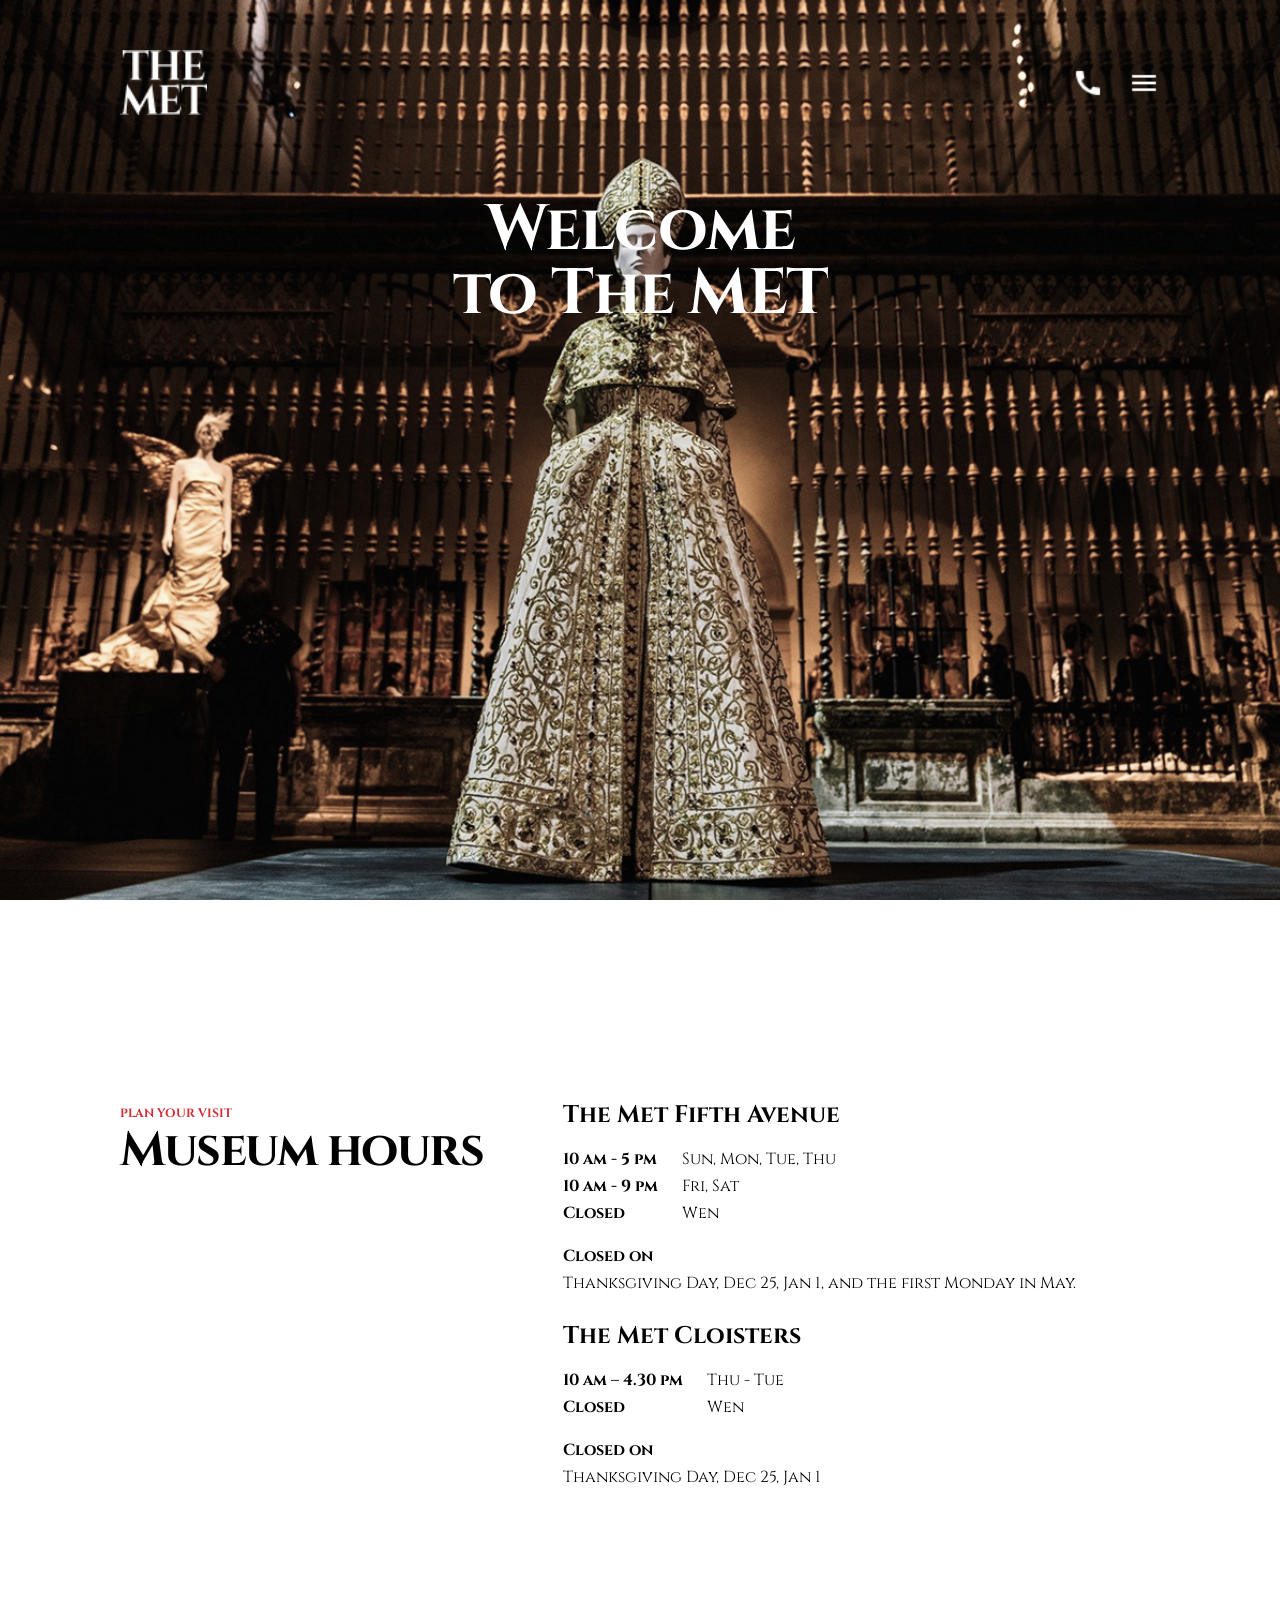
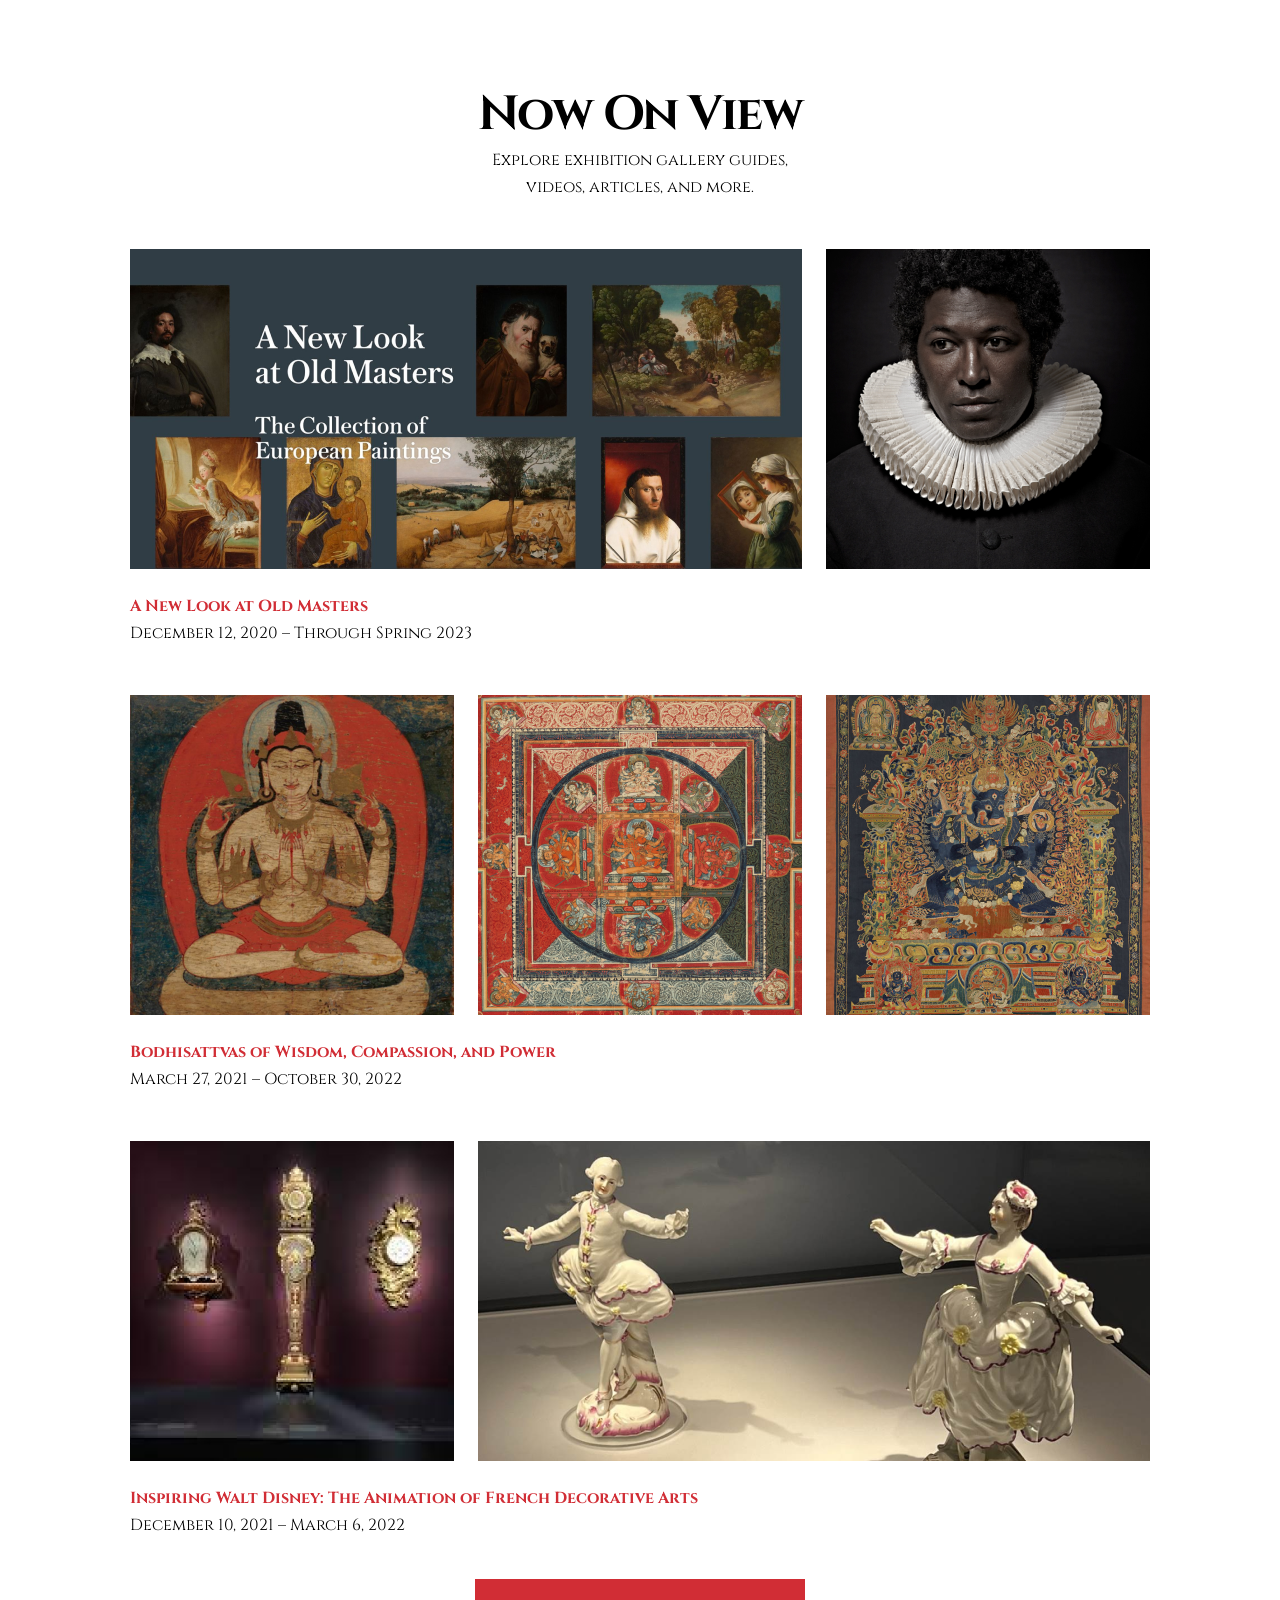
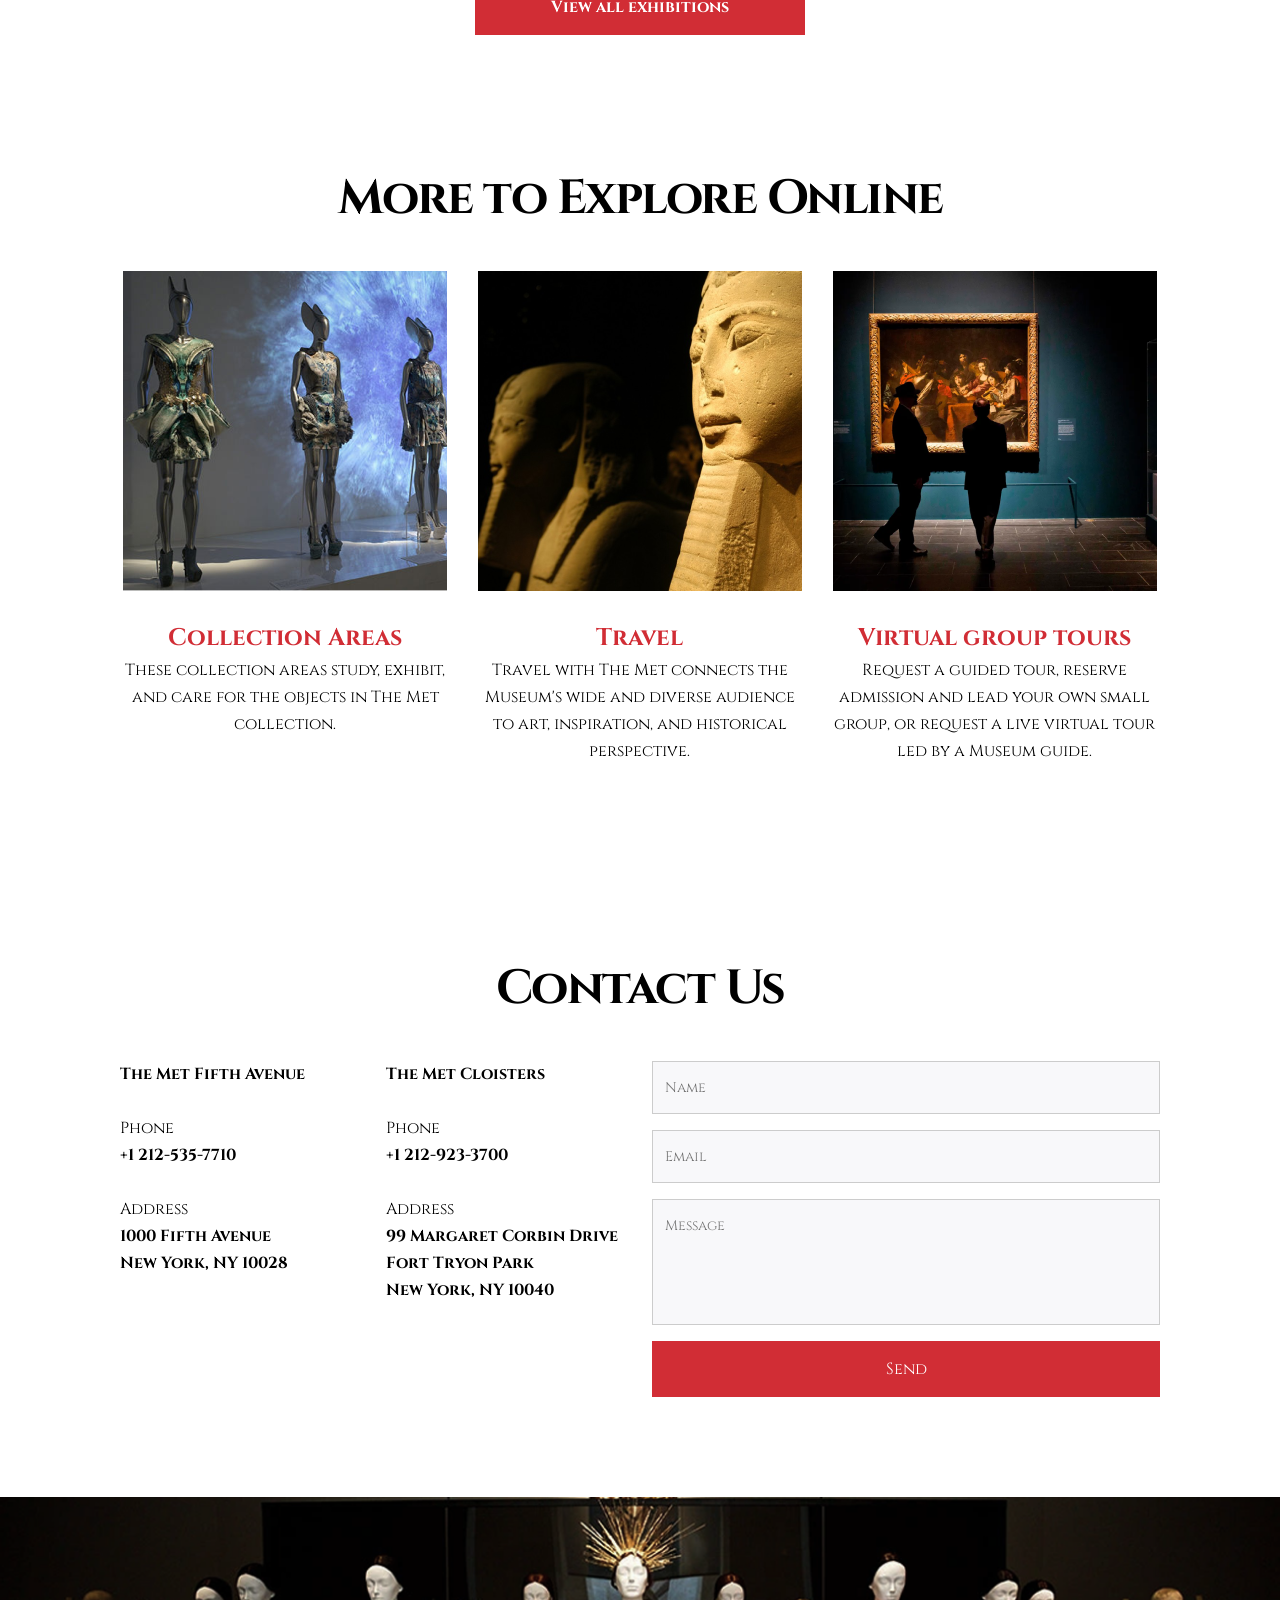
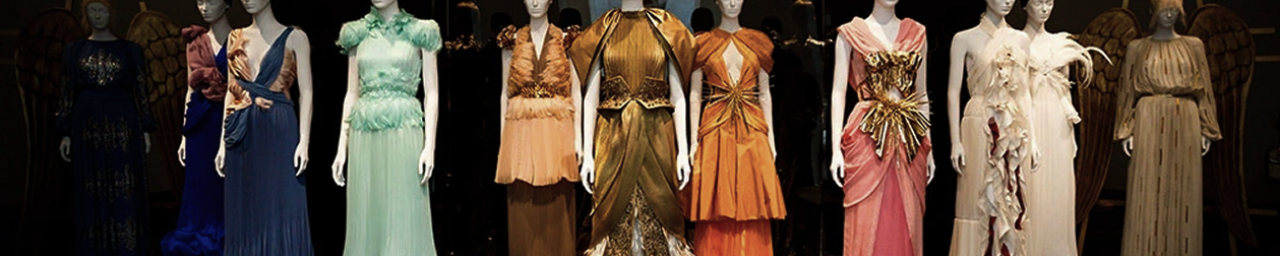
<file: index.html>
<!doctype html><html lang="en" class="page"><head><link rel="icon" href="favicon%20.0247a992.ico"><meta charset="utf-8"><link href="https://fonts.googleapis.com/css2?family=Cinzel:wght@400;700;900&display=swap" rel="stylesheet"><meta name="viewport" content="width=device-width, initial-scale=1.0"><title>THE MET</title><link rel="stylesheet" href="index.02c01844.css"><script src="index.cabb280d.js" defer></script></head><body class="page__body"> <header class="header"> <div class="header__top"> <a href="#" class="header__logo"> <img src="THE%20MET.981f90a4.png" alt="The MET Logo"> </a> <div class="header__icons"> <div class="icon__phone"> <a href="tel:+12125357710" class="icon icon__phone-link" aria-label="Call The Met Fifth Avenue"></a> <div class="icon__phone--tooltip"> <div>The Met Fifth Avenue</div> <div><a href="tel:+12125357710">+1 212-535-7710</a></div> <div>The Met Cloisters</div> <div><a href="tel:+12129233700">+1 212-923-3700</a></div> </div> </div> <a href="#menu" class="icon icon__menu"></a> </div> </div> <h1 class="header__title"> Welcome <br> to The MET </h1> </header> <aside class="page__menu" id="menu"> <div class="menu"> <div class="menu__top"> <a href="#"> <img src="THE%20MET.981f90a4.png" alt="The MET Logo"> </a> <div class="header__icons"> <a href="#" class="icon icon__close"></a> </div> </div> <nav class="nav"> <ul class="nav__list nav__list--menu"> <li class="nav__item"> <a href="#" class="nav__link"> Home </a> </li> <li class="nav__item"> <a href="#about-us" class="nav__link"> About us </a> </li> <li class="nav__item"> <a href="#now-on-view" class="nav__link"> Now on view </a> </li> <li class="nav__item"> <a href="#explore-online" class="nav__link"> Explore Online </a> </li> <li class="nav__item"> <a href="#contacts" class="nav__link"> Contacts </a> </li> </ul> <ul class="nav__contacts-list"> <li class="nav__item"> <a href="#menu__fifth-avenue-address" class="nav__link"> The Met Fifth Avenue </a> <a href="tel:+12125357710" class="nav__link"> +1 212-535-7710 </a> </li> <li class="nav__item"> <a href="#menu__cloisters-address" class="nav__link"> The Met Cloisters </a> <a href="tel:+12129233700" class="nav__link"> +1 212-923-3700 </a> </li> <li class="nav__item"> <a href="tel:+12129233700" class="nav__link nav__link--call-to-order"> Call to order </a> </li> </ul> </nav> </div> </aside> <main class="main"> <section class="about-us section" id="about-us"> <div class="section-title--left-aligned"> <div class="section-title-before">Plan your visit</div> <h2 class="section-title section-title--museum-hours"> Museum hours </h2> </div> <div class="about-us__address"> <div class="about-us__address-street section--sub-title-font"> The Met Fifth Avenue </div> <div class="about-us__week-timetable"> <div class="about-us section--regular-font-bold"> <div>10 am - 5 pm</div> <div>10 am - 9 pm</div> <div>Closed</div> </div> <div class="about-us__weekdays"> <div>Sun, Mon, Tue, Thu</div> <div>Fri, Sat</div> <div>Wen</div> </div> </div> <div class="about-us__closed"> <div class="about-us__closed-text section--regular-font-bold"> Closed on </div> <div class="about-us__closed-date"> Thanksgiving Day, Dec 25, Jan 1, and the first Monday in May. </div> </div> <div class="about-us__address-street about-us__address-street--second section--sub-title-font"> The Met Cloisters </div> <div class="about-us__week-timetable"> <div class="about-us section--regular-font-bold"> <div>10 am – 4.30 pm</div> <div>Closed</div> </div> <div class="about-us__weekdays"> <div>Thu - Tue</div> <div>Wen</div> </div> </div> <div class="about-us__closed"> <div class="about-us__closed-text section--regular-font-bold"> Closed on </div> <div class="about-us__closed-date"> Thanksgiving Day, Dec 25, Jan 1 </div> </div> </div> </section> <section class="now-on-view section" id="now-on-view"> <h2 class="section-title">Now On View</h2> <div class="section--regular-font section-description"> Explore exhibition gallery guides, videos, articles, and more. </div> <div class="exhibition-description"> <div class="exhibition-pics"> <div class="exhibition-pics__new-look-main"></div> <div class="exhibition-pics__new-look-man"></div> </div> <div class="exhibition-title section--regular-font-bold"> A New Look at Old Masters </div> <div class="exhibition-dates"> December 12, 2020 – Through Spring 2023 </div> </div> <div class="exhibition-description"> <div class="exhibition-pics exhibition-pics--budda"> <div class="exhibition-pics__budda-1"></div> <div class="exhibition-pics__budda-2"></div> <div class="exhibition-pics__budda-3"></div> </div> <div class="exhibition-title section--regular-font-bold"> Bodhisattvas of Wisdom, Compassion, and Power </div> <div class="exhibition-dates">March 27, 2021 – October 30, 2022</div> </div> <div class="exhibition-description"> <div class="exhibition-pics"> <div class="exhibition-pics__walt-disney-1"></div> <div class="exhibition-pics__walt-disney-2"></div> </div> <div class="exhibition-title section--regular-font-bold"> Inspiring Walt Disney: The Animation of French Decorative Arts </div> <div class="exhibition-dates">December 10, 2021 – March 6, 2022</div> </div> <button class="section__button section--regular-font-bold"> View all exhibitions </button> </section> <section class="explore-online section" id="explore-online"> <h2 class="explore-more-title section-title">More to Explore Online</h2> <div class="section-explore-more"> <div class="explore-more-collection"> <div class="exhibition-pics explore-more__collection-pic"></div> <div class="explore-more__title section--sub-title-font"> Collection Areas </div> <div class="explore-more__collection-describtion"> These collection areas study, exhibit, and care for the objects in The Met collection. </div> </div> <div class="explore-more-travel"> <div class="exhibition-pics explore-more__travel-pic"></div> <div class="explore-more__title section--sub-title-font"> Travel </div> <div class="explore-more__travel-describtion"> Travel with The Met connects the Museum's wide and diverse audience to art, inspiration, and historical perspective. </div> </div> <div class="explore-more-tour"> <div class="exhibition-pics explore-more__tour-pic"></div> <div class="explore-more__title section--sub-title-font"> Virtual group tours </div> <div class="explore-more__tour-describtion"> Request a guided tour, reserve admission and lead your own small group, or request a live virtual tour led by a Museum guide. </div> </div> </div> </section> <section class="contacts section" id="contacts"> <h2 class="section-title">Contact Us</h2> <div class="contacts__grid">  <div class="contacts__address-block-1 section--regular-font-bold"> <div>The Met Fifth Avenue</div> <br> <div class="section--regular-font"> <span>Phone</span> <br> <a href="tel:+12125357710" class="hover-color"> <strong>+1 212-535-7710</strong> </a> </div> <br> <div class="section--regular-font"> <a href="https://www.google.com/maps/place/1000+5th+Ave,+New+York,+NY+10028,+USA/@40.7790653,-73.9653156,17z/data=!3m1!4b1!4m6!3m5!1s0x89c25896dcda965d:0x5bbcfab18ea2c739!8m2!3d40.7790613!4d-73.9627407!16s%2Fg%2F1yl46zflv?entry=ttu&g_ep=EgoyMDI1MDYyOS4wIKXMDSoASAFQAw%3D%3D" class="hover-color" target="_blank"> <span>Address</span> <br> <strong>1000 Fifth Avenue</strong> <br> <strong>New York, NY 10028</strong> </a> </div> </div>  <div class="contacts__address-block-2 section--regular-font-bold"> <div>The Met Cloisters</div> <br> <div class="section--regular-font"> <span>Phone</span> <br> <a href="tel:+12129233700" class="hover-color"> <strong>+1 212-923-3700</strong> </a> </div> <br> <div class="section--regular-font"> <a href="https://www.google.com/maps/place/The+Met+Cloisters/@40.8648668,-73.9343023,17z/data=!3m1!4b1!4m6!3m5!1s0x89c2f40170f2a62b:0x9191e7fa95df29ad!8m2!3d40.8648628!4d-73.9317274!16zL20vMDFyczdi?entry=ttu&g_ep=EgoyMDI1MDYyOS4wIKXMDSoASAFQAw%3D%3D" class="hover-color" target="_blank"> <span>Address</span> <br> <strong>99 Margaret Corbin Drive</strong> <br> <strong>Fort Tryon Park</strong> <br> <strong>New York, NY 10040</strong> </a> </div> </div>  </div> <form class="contacts__form" onsubmit="this.reset(); return false;"> <input class="section--regular-font" type="text" name="name" placeholder="Name" required> <input class="section--regular-font" type="email" name="email" placeholder="Email" required> <textarea class="section--regular-font" name="message" placeholder="Message" required></textarea> <button type="submit" class="section__button"> Send </button> </form> </section> </main> <footer class="footer"></footer> </body></html>
</file>
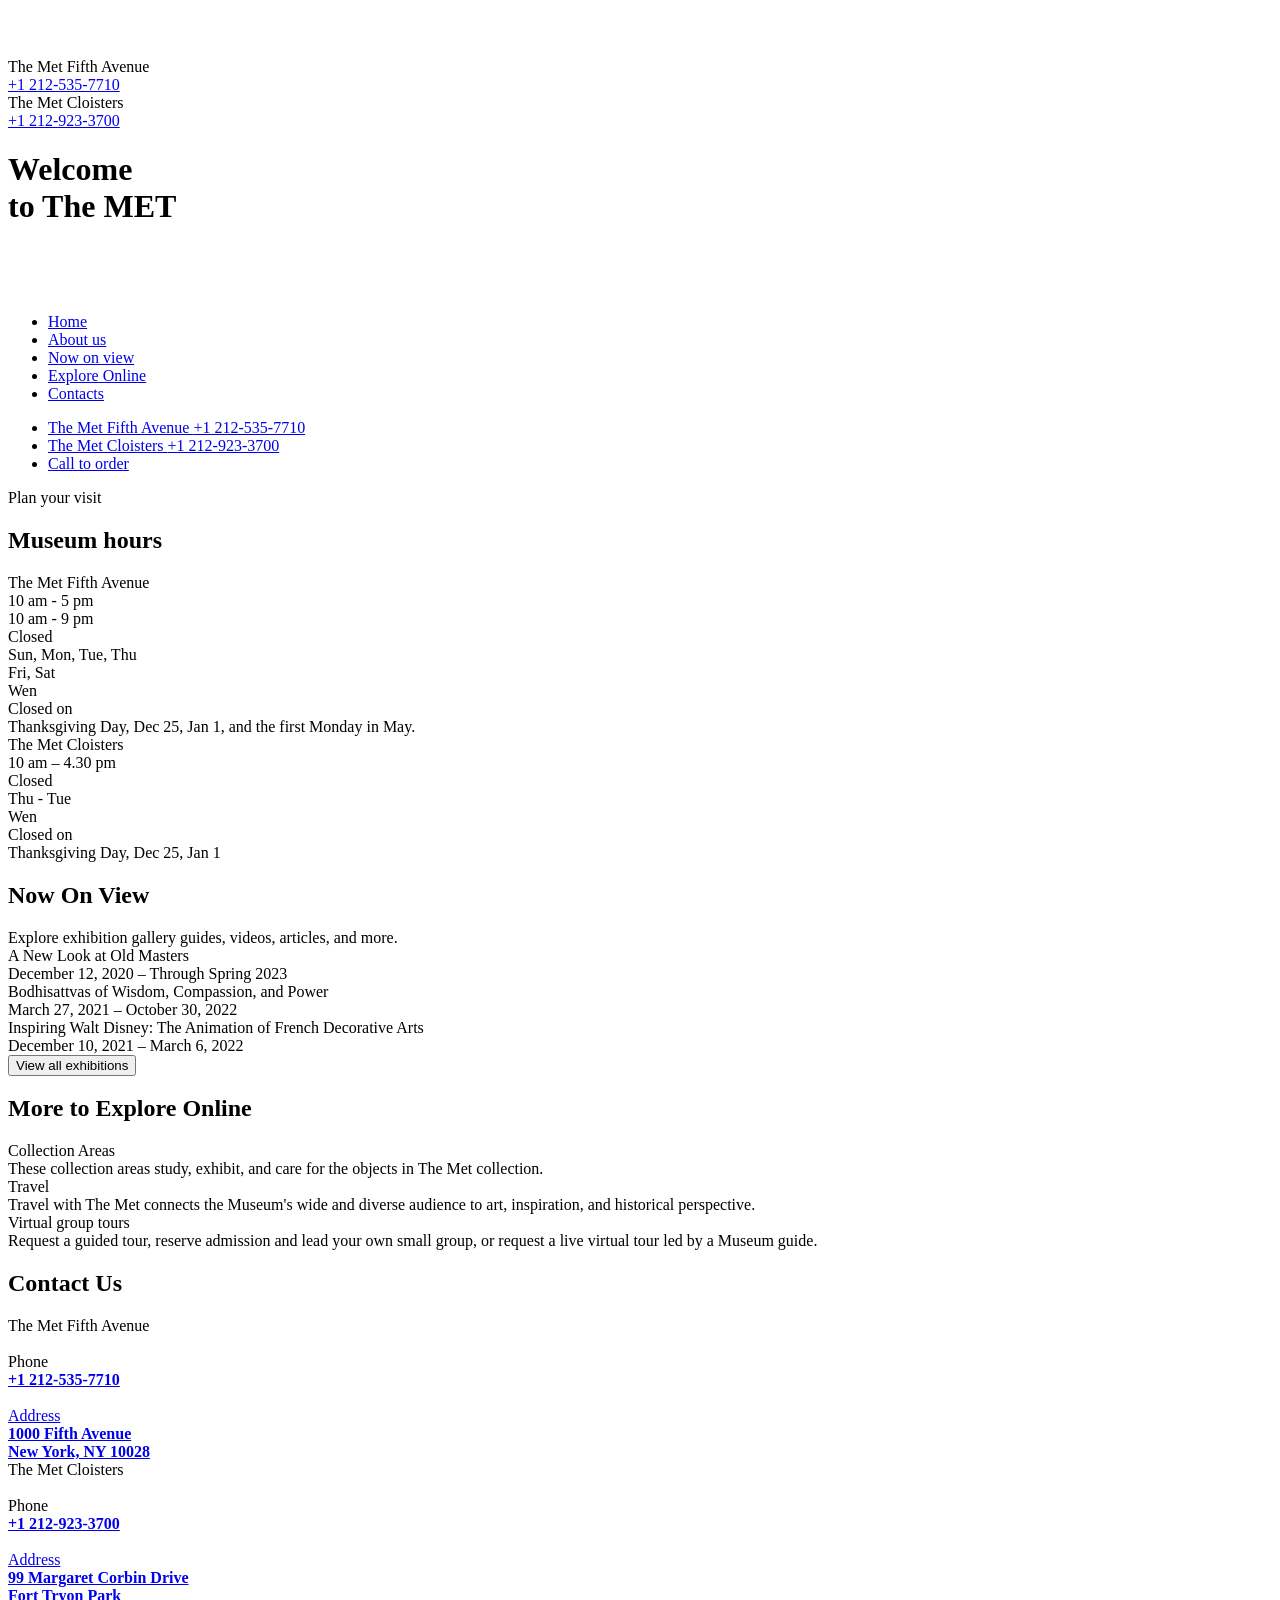
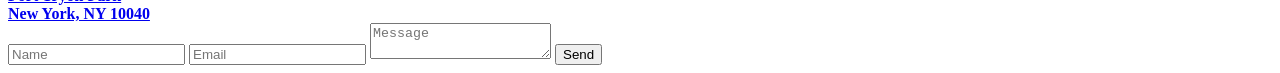
<file: src/index.html>
<!--#region head-->
<!doctype html>
<html
  lang="en"
  class="page"
>
  <head>
    <link
      rel="icon"
      href="./images/favicon .ico"
    />
    <meta charset="UTF-8" />
    <link
      href="https://fonts.googleapis.com/css2?family=Cinzel:wght@400;700;900&display=swap"
      rel="stylesheet"
    />
    <meta
      name="viewport"
      content="width=device-width, initial-scale=1.0"
    />
    <title>THE MET</title>
    <link
      rel="stylesheet"
      href="./styles/main.scss"
    />
    <script
      src="scripts/main.js"
      defer
    ></script>
  </head>
  <!--#endregion head-->
  <body class="page__body">
    <header class="header">
      <div class="header__top">
        <a
          href="#"
          class="header__logo"
        >
          <img
            src="images/THE MET.png"
            alt="The MET Logo"
          />
        </a>

        <div class="header__icons">
          <div class="icon__phone">
            <a
              href="tel:+12125357710"
              class="icon icon__phone-link"
              aria-label="Call The Met Fifth Avenue"
            ></a>
            <div class="icon__phone--tooltip">
              <div>The Met Fifth Avenue</div>
              <div><a href="tel:+12125357710">+1 212-535-7710</a></div>
              <div>The Met Cloisters</div>
              <div><a href="tel:+12129233700">+1 212-923-3700</a></div>
            </div>
          </div>

          <a
            href="#menu"
            class="icon icon__menu"
          ></a>
        </div>
      </div>
      <h1 class="header__title">
        Welcome
        <br />
        to The MET
      </h1>
    </header>
    <aside
      class="page__menu"
      id="menu"
    >
      <div class="menu">
        <div class="menu__top">
          <a href="#">
            <img
              src="images/THE MET.png"
              alt="The MET Logo"
            />
          </a>
          <div class="header__icons">
            <a
              href="#"
              class="icon icon__close"
            ></a>
          </div>
        </div>
        <nav class="nav">
          <ul class="nav__list nav__list--menu">
            <li class="nav__item">
              <a
                href="#"
                class="nav__link"
              >
                Home
              </a>
            </li>
            <li class="nav__item">
              <a
                href="#about-us"
                class="nav__link"
              >
                About us
              </a>
            </li>
            <li class="nav__item">
              <a
                href="#now-on-view"
                class="nav__link"
              >
                Now on view
              </a>
            </li>
            <li class="nav__item">
              <a
                href="#explore-online"
                class="nav__link"
              >
                Explore Online
              </a>
            </li>
            <li class="nav__item">
              <a
                href="#contacts"
                class="nav__link"
              >
                Contacts
              </a>
            </li>
          </ul>
          <ul class="nav__contacts-list">
            <li class="nav__item">
              <a
                href="#menu__fifth-avenue-address"
                class="nav__link"
              >
                The Met Fifth Avenue
              </a>

              <a
                href="tel:+12125357710"
                class="nav__link"
              >
                +1 212-535-7710
              </a>
            </li>
            <li class="nav__item">
              <a
                href="#menu__cloisters-address"
                class="nav__link"
              >
                The Met Cloisters
              </a>
              <a
                href="tel:+12129233700"
                class="nav__link"
              >
                +1 212-923-3700
              </a>
            </li>
            <li class="nav__item">
              <a
                href="tel:+12129233700"
                class="nav__link nav__link--call-to-order"
              >
                Call to order
              </a>
            </li>
          </ul>
        </nav>
      </div>
    </aside>
    <main class="main">
      <section
        class="section about-us"
        id="about-us"
      >
        <div class="section-title--left-aligned">
          <div class="section-title-before">Plan your visit</div>
          <h2 class="section-title section-title--museum-hours">
            Museum hours
          </h2>
        </div>
        <div class="about-us__address">
          <div class="about-us__address-street section--sub-title-font">
            The Met Fifth Avenue
          </div>
          <div class="about-us__week-timetable">
            <div class="about-us section--regular-font-bold">
              <div>10 am - 5 pm</div>
              <div>10 am - 9 pm</div>
              <div>Closed</div>
            </div>
            <div class="about-us__weekdays">
              <div>Sun, Mon, Tue, Thu</div>
              <div>Fri, Sat</div>
              <div>Wen</div>
            </div>
          </div>
          <div class="about-us__closed">
            <div class="about-us__closed-text section--regular-font-bold">
              Closed on
            </div>
            <div class="about-us__closed-date">
              Thanksgiving Day, Dec 25, Jan 1, and the first Monday in May.
            </div>
          </div>
          <div
            class="about-us__address-street section--sub-title-font about-us__address-street--second"
          >
            The Met Cloisters
          </div>
          <div class="about-us__week-timetable">
            <div class="about-us section--regular-font-bold">
              <div>10 am – 4.30 pm</div>
              <div>Closed</div>
            </div>
            <div class="about-us__weekdays">
              <div>Thu - Tue</div>
              <div>Wen</div>
            </div>
          </div>
          <div class="about-us__closed">
            <div class="about-us__closed-text section--regular-font-bold">
              Closed on
            </div>
            <div class="about-us__closed-date">
              Thanksgiving Day, Dec 25, Jan 1
            </div>
          </div>
        </div>
      </section>

      <section
        class="section now-on-view"
        id="now-on-view"
      >
        <h2 class="section-title">Now On View</h2>
        <div class="section-description section--regular-font">
          Explore exhibition gallery guides, videos, articles, and more.
        </div>
        <div class="exhibition-description">
          <div class="exhibition-pics">
            <div class="exhibition-pics__new-look-main"></div>
            <div class="exhibition-pics__new-look-man"></div>
          </div>
          <div class="exhibition-title section--regular-font-bold">
            A New Look at Old Masters
          </div>
          <div class="exhibition-dates">
            December 12, 2020 – Through Spring 2023
          </div>
        </div>
        <div class="exhibition-description">
          <div class="exhibition-pics exhibition-pics--budda">
            <div class="exhibition-pics__budda-1"></div>
            <div class="exhibition-pics__budda-2"></div>
            <div class="exhibition-pics__budda-3"></div>
          </div>
          <div class="exhibition-title section--regular-font-bold">
            Bodhisattvas of Wisdom, Compassion, and Power
          </div>
          <div class="exhibition-dates">March 27, 2021 – October 30, 2022</div>
        </div>
        <div class="exhibition-description">
          <div class="exhibition-pics">
            <div class="exhibition-pics__walt-disney-1"></div>
            <div class="exhibition-pics__walt-disney-2"></div>
          </div>
          <div class="exhibition-title section--regular-font-bold">
            Inspiring Walt Disney: The Animation of French Decorative Arts
          </div>
          <div class="exhibition-dates">December 10, 2021 – March 6, 2022</div>
        </div>
        <button class="section__button section--regular-font-bold">
          View all exhibitions
        </button>
      </section>

      <section
        class="section explore-online"
        id="explore-online"
      >
        <h2 class="section-title explore-more-title">More to Explore Online</h2>
        <div class="section-explore-more">
          <div class="explore-more-collection">
            <div class="explore-more__collection-pic exhibition-pics"></div>
            <div class="explore-more__title section--sub-title-font">
              Collection Areas
            </div>
            <div class="explore-more__collection-describtion">
              These collection areas study, exhibit, and care for the objects in
              The Met collection.
            </div>
          </div>
          <div class="explore-more-travel">
            <div class="explore-more__travel-pic exhibition-pics"></div>
            <div class="explore-more__title section--sub-title-font">
              Travel
            </div>
            <div class="explore-more__travel-describtion">
              Travel with The Met connects the Museum's wide and diverse
              audience to art, inspiration, and historical perspective.
            </div>
          </div>
          <div class="explore-more-tour">
            <div class="explore-more__tour-pic exhibition-pics"></div>
            <div class="explore-more__title section--sub-title-font">
              Virtual group tours
            </div>
            <div class="explore-more__tour-describtion">
              Request a guided tour, reserve admission and lead your own small
              group, or request a live virtual tour led by a Museum guide.
            </div>
          </div>
        </div>
      </section>
      <section
        class="contacts section"
        id="contacts"
      >
        <h2 class="section-title">Contact Us</h2>

        <div class="contacts__grid">
          <!-- The Met Fifth Avenue -->
          <div class="contacts__address-block-1 section--regular-font-bold">
            <div>The Met Fifth Avenue</div>
            <br />

            <div class="section--regular-font">
              <span>Phone</span>
              <br />
              <a
                href="tel:+12125357710"
                class="hover-color"
              >
                <strong>+1 212-535-7710</strong>
              </a>
            </div>
            <br />
            <div class="section--regular-font">
              <a
                href="https://www.google.com/maps/place/1000+5th+Ave,+New+York,+NY+10028,+USA/@40.7790653,-73.9653156,17z/data=!3m1!4b1!4m6!3m5!1s0x89c25896dcda965d:0x5bbcfab18ea2c739!8m2!3d40.7790613!4d-73.9627407!16s%2Fg%2F1yl46zflv?entry=ttu&g_ep=EgoyMDI1MDYyOS4wIKXMDSoASAFQAw%3D%3D"
                class="hover-color"
                target="_blank"
              >
                <span>Address</span>
                <br />
                <strong>1000 Fifth Avenue</strong>
                <br />
                <strong>New York, NY 10028</strong>
              </a>
            </div>
          </div>

          <!-- The Met Cloisters -->
          <div class="contacts__address-block-2 section--regular-font-bold">
            <div>The Met Cloisters</div>
            <br />

            <div class="section--regular-font">
              <span>Phone</span>
              <br />
              <a
                href="tel:+12129233700"
                class="hover-color"
              >
                <strong>+1 212-923-3700</strong>
              </a>
            </div>
            <br />

            <div class="section--regular-font">
              <a
                href="https://www.google.com/maps/place/The+Met+Cloisters/@40.8648668,-73.9343023,17z/data=!3m1!4b1!4m6!3m5!1s0x89c2f40170f2a62b:0x9191e7fa95df29ad!8m2!3d40.8648628!4d-73.9317274!16zL20vMDFyczdi?entry=ttu&g_ep=EgoyMDI1MDYyOS4wIKXMDSoASAFQAw%3D%3D"
                class="hover-color"
                target="_blank"
              >
                <span>Address</span>
                <br />
                <strong>99 Margaret Corbin Drive</strong>
                <br />
                <strong>Fort Tryon Park</strong>
                <br />
                <strong>New York, NY 10040</strong>
              </a>
            </div>
          </div>

          <!-- Contact Form -->
        </div>
        <form
          class="contacts__form"
          onsubmit="this.reset(); return false;"
        >
          <input
            class="section--regular-font"
            type="text"
            name="name"
            placeholder="Name"
            required
          />
          <input
            class="section--regular-font"
            type="email"
            name="email"
            placeholder="Email"
            required
          />
          <textarea
            class="section--regular-font"
            name="message"
            placeholder="Message"
            required
          ></textarea>
          <button
            type="submit"
            class="section__button"
          >
            Send
          </button>
        </form>
      </section>
    </main>
    <footer class="footer"></footer>
  </body>
</html>
</file>
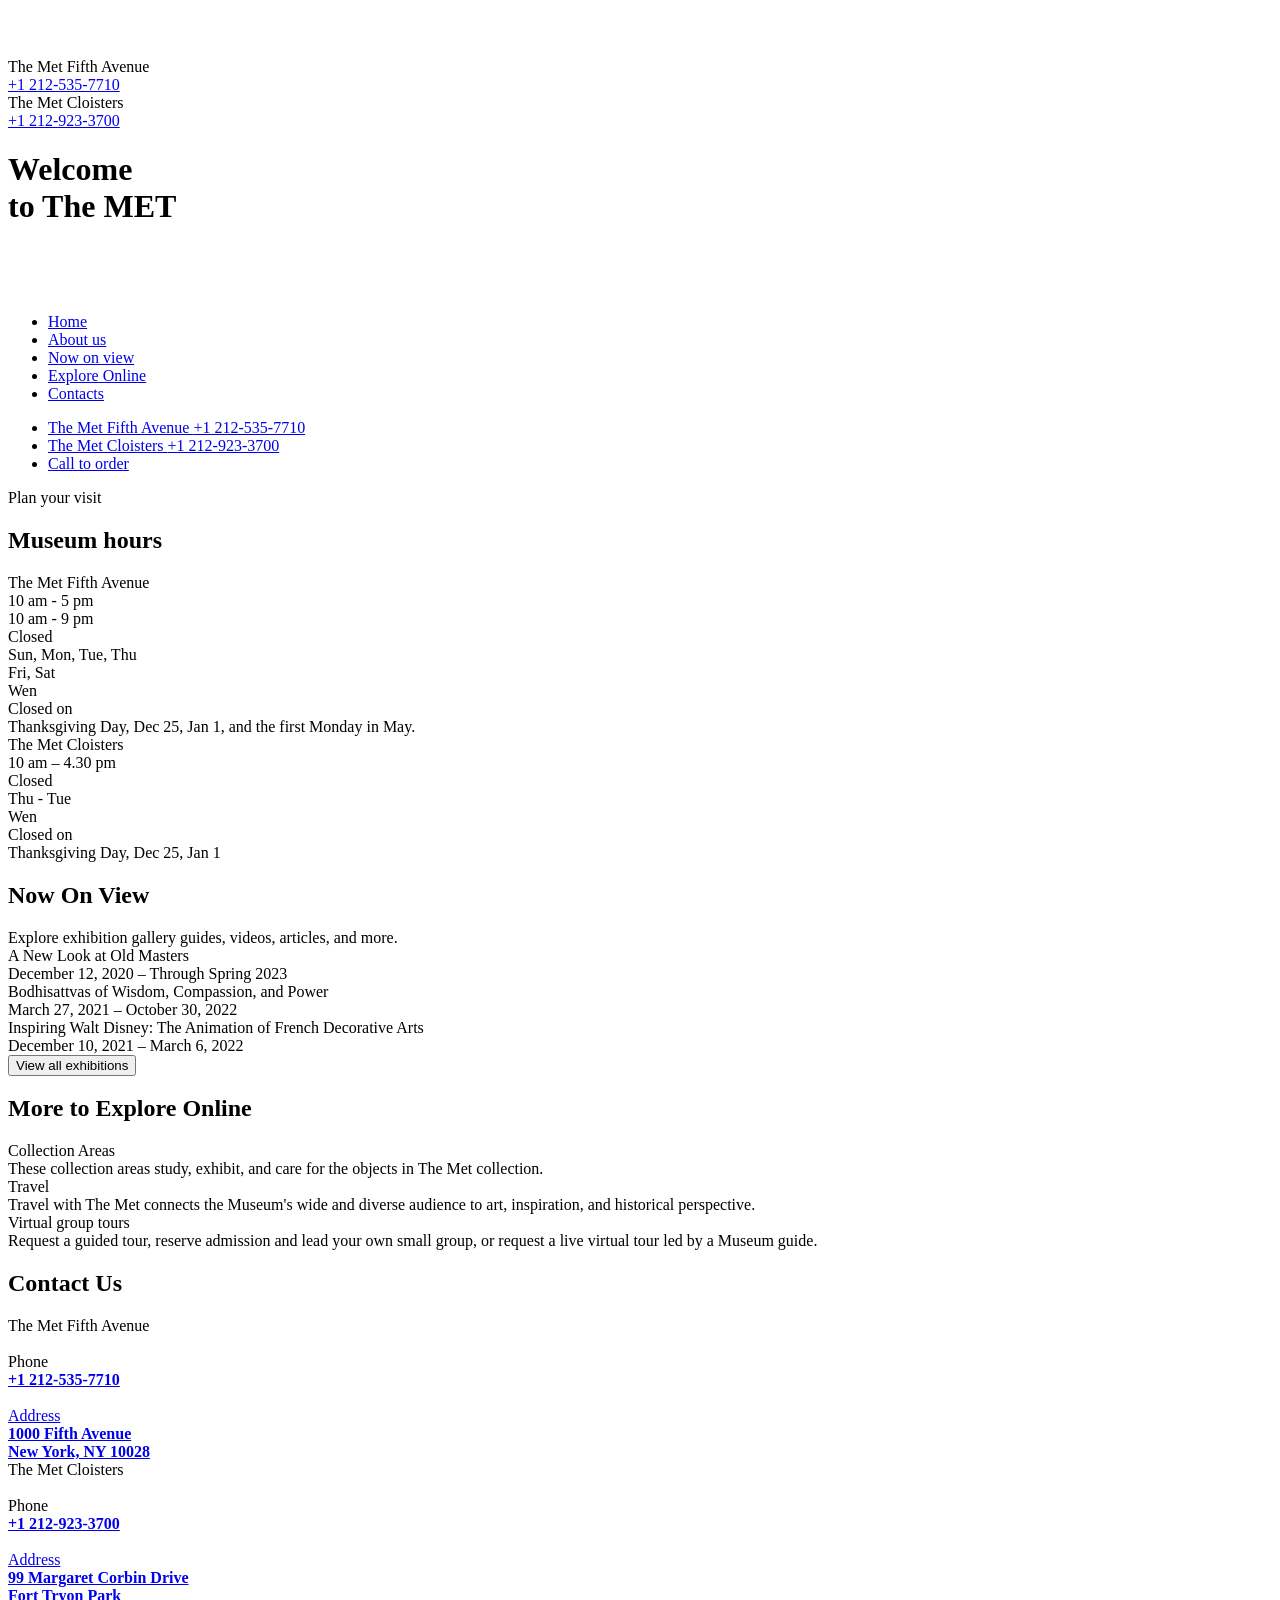
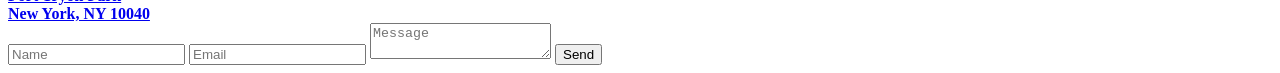
<file: src/src/index.html>
<!--#region head-->
<!doctype html>
<html
  lang="en"
  class="page"
>
  <head>
    <link
      rel="icon"
      href="./images/favicon .ico"
    />
    <meta charset="UTF-8" />
    <link
      href="https://fonts.googleapis.com/css2?family=Cinzel:wght@400;700;900&display=swap"
      rel="stylesheet"
    />
    <meta
      name="viewport"
      content="width=device-width, initial-scale=1.0"
    />
    <title>THE MET</title>
    <link
      rel="stylesheet"
      href="./styles/main.scss"
    />
    <script
      src="scripts/main.js"
      defer
    ></script>
  </head>
  <!--#endregion head-->
  <body class="page__body">
    <header class="header">
      <div class="header__top">
        <a
          href="#"
          class="header__logo"
        >
          <img
            src="images/THE MET.png"
            alt="The MET Logo"
          />
        </a>

        <div class="header__icons">
          <div class="icon icon__phone">
            <div class="icon__phone--tooltip">
              <div>The Met Fifth Avenue</div>
              <div><a href="tel:+12125357710">+1 212-535-7710</a></div>
              <div>The Met Cloisters</div>
              <div><a href="tel:+12129233700">+1 212-923-3700</a></div>
            </div>
          </div>

          <a
            href="#menu"
            class="icon icon__menu"
          ></a>
        </div>
      </div>
      <h1 class="header__title">
        Welcome
        <br />
        to The MET
      </h1>
    </header>
    <aside
      class="page__menu"
      id="menu"
    >
      <div class="menu">
        <div class="menu__top">
          <a href="#">
            <img
              src="images/THE MET.png"
              alt="The MET Logo"
            />
          </a>
          <div class="header__icons">
            <a
              href="#"
              class="icon icon__close"
            ></a>
          </div>
        </div>
        <nav class="nav">
          <ul class="nav__list nav__list--menu">
            <li class="nav__item">
              <a
                href="#"
                class="nav__link"
              >
                Home
              </a>
            </li>
            <li class="nav__item">
              <a
                href="#about-us"
                class="nav__link"
              >
                About us
              </a>
            </li>
            <li class="nav__item">
              <a
                href="#now-on-view"
                class="nav__link"
              >
                Now on view
              </a>
            </li>
            <li class="nav__item">
              <a
                href="#explore-online"
                class="nav__link"
              >
                Explore Online
              </a>
            </li>
            <li class="nav__item">
              <a
                href="#contacts"
                class="nav__link"
              >
                Contacts
              </a>
            </li>
          </ul>
          <ul class="nav__contacts-list">
            <li class="nav__item">
              <a
                href="#menu__fifth-avenue-address"
                class="nav__link"
              >
                The Met Fifth Avenue
              </a>

              <a
                href="tel:+12125357710"
                class="nav__link"
              >
                +1 212-535-7710
              </a>
            </li>
            <li class="nav__item">
              <a
                href="#menu__cloisters-address"
                class="nav__link"
              >
                The Met Cloisters
              </a>
              <a
                href="tel:+12129233700"
                class="nav__link"
              >
                +1 212-923-3700
              </a>
            </li>
            <li class="nav__item">
              <a
                href="tel:+12129233700"
                class="nav__link nav__link--call-to-order"
              >
                Call to order
              </a>
            </li>
          </ul>
        </nav>
      </div>
    </aside>
    <main class="main">
      <section
        class="section about-us"
        id="about-us"
      >
        <div class="section-title--left-aligned">
          <div class="section-title-before">Plan your visit</div>
          <h2 class="section-title section-title--museum-hours">
            Museum hours
          </h2>
        </div>
        <div class="about-us__address">
          <div class="about-us__address-street section--sub-title-font">
            The Met Fifth Avenue
          </div>
          <div class="about-us__week-timetable">
            <div class="about-us section--regular-font-bold">
              <div>10 am - 5 pm</div>
              <div>10 am - 9 pm</div>
              <div>Closed</div>
            </div>
            <div class="about-us__weekdays">
              <div>Sun, Mon, Tue, Thu</div>
              <div>Fri, Sat</div>
              <div>Wen</div>
            </div>
          </div>
          <div class="about-us__closed">
            <div class="about-us__closed-text section--regular-font-bold">
              Closed on
            </div>
            <div class="about-us__closed-date">
              Thanksgiving Day, Dec 25, Jan 1, and the first Monday in May.
            </div>
          </div>
          <div
            class="about-us__address-street section--sub-title-font about-us__address-street--second"
          >
            The Met Cloisters
          </div>
          <div class="about-us__week-timetable">
            <div class="about-us section--regular-font-bold">
              <div>10 am – 4.30 pm</div>
              <div>Closed</div>
            </div>
            <div class="about-us__weekdays">
              <div>Thu - Tue</div>
              <div>Wen</div>
            </div>
          </div>
          <div class="about-us__closed">
            <div class="about-us__closed-text section--regular-font-bold">
              Closed on
            </div>
            <div class="about-us__closed-date">
              Thanksgiving Day, Dec 25, Jan 1
            </div>
          </div>
        </div>
      </section>

      <section
        class="section now-on-view"
        id="now-on-view"
      >
        <h2 class="section-title">Now On View</h2>
        <div class="section-description section--regular-font">
          Explore exhibition gallery guides, videos, articles, and more.
        </div>
        <div class="exhibition-description">
          <div class="exhibition-pics">
            <div class="exhibition-pics__new-look-main"></div>
            <div class="exhibition-pics__new-look-man"></div>
          </div>
          <div class="exhibition-title section--regular-font-bold">
            A New Look at Old Masters
          </div>
          <div class="exhibition-dates">
            December 12, 2020 – Through Spring 2023
          </div>
        </div>
        <div class="exhibition-description">
          <div class="exhibition-pics exhibition-pics--budda">
            <div class="exhibition-pics__budda-1"></div>
            <div class="exhibition-pics__budda-2"></div>
            <div class="exhibition-pics__budda-3"></div>
          </div>
          <div class="exhibition-title section--regular-font-bold">
            Bodhisattvas of Wisdom, Compassion, and Power
          </div>
          <div class="exhibition-dates">March 27, 2021 – October 30, 2022</div>
        </div>
        <div class="exhibition-description">
          <div class="exhibition-pics">
            <div class="exhibition-pics__walt-disney-1"></div>
            <div class="exhibition-pics__walt-disney-2"></div>
          </div>
          <div class="exhibition-title section--regular-font-bold">
            Inspiring Walt Disney: The Animation of French Decorative Arts
          </div>
          <div class="exhibition-dates">December 10, 2021 – March 6, 2022</div>
        </div>
        <button class="section__button section--regular-font-bold">
          View all exhibitions
        </button>
      </section>

      <section
        class="section explore-online"
        id="explore-online"
      >
        <h2 class="section-title explore-more-title">More to Explore Online</h2>
        <div class="section-explore-more">
          <div class="explore-more-collection">
            <div class="explore-more__collection-pic exhibition-pics"></div>
            <div class="explore-more__title section--sub-title-font">
              Collection Areas
            </div>
            <div class="explore-more__collection-describtion">
              These collection areas study, exhibit, and care for the objects in
              The Met collection.
            </div>
          </div>
          <div class="explore-more-travel">
            <div class="explore-more__travel-pic exhibition-pics"></div>
            <div class="explore-more__title section--sub-title-font">
              Travel
            </div>
            <div class="explore-more__travel-describtion">
              Travel with The Met connects the Museum's wide and diverse
              audience to art, inspiration, and historical perspective.
            </div>
          </div>
          <div class="explore-more-tour">
            <div class="explore-more__tour-pic exhibition-pics"></div>
            <div class="explore-more__title section--sub-title-font">
              Virtual group tours
            </div>
            <div class="explore-more__tour-describtion">
              Request a guided tour, reserve admission and lead your own small
              group, or request a live virtual tour led by a Museum guide.
            </div>
          </div>
        </div>
      </section>
      <section class="contacts section">
        <h2 class="section-title">Contact Us</h2>

        <div class="contacts__grid">
          <!-- The Met Fifth Avenue -->
          <div class="contacts__address-block-1 section--regular-font-bold">
            <div>The Met Fifth Avenue</div>
            <br />

            <div class="section--regular-font">
              <span>Phone</span>
              <br />
              <a
                href="tel:+12125357710"
                class="hover-color"
              >
                <strong>+1 212-535-7710</strong>
              </a>
            </div>
            <br />
            <div class="section--regular-font">
              <a
                href="https://www.google.com/maps/place/1000+5th+Ave,+New+York,+NY+10028,+USA/@40.7790653,-73.9653156,17z/data=!3m1!4b1!4m6!3m5!1s0x89c25896dcda965d:0x5bbcfab18ea2c739!8m2!3d40.7790613!4d-73.9627407!16s%2Fg%2F1yl46zflv?entry=ttu&g_ep=EgoyMDI1MDYyOS4wIKXMDSoASAFQAw%3D%3D"
                class="hover-color"
                target="_blank"
              >
                <span>Address</span>
                <br />
                <strong>1000 Fifth Avenue</strong>
                <br />
                <strong>New York, NY 10028</strong>
              </a>
            </div>
          </div>

          <!-- The Met Cloisters -->
          <div class="contacts__address-block-2 section--regular-font-bold">
            <div>The Met Cloisters</div>
            <br />

            <div class="section--regular-font">
              <span>Phone</span>
              <br />
              <a
                href="tel:+12129233700"
                class="hover-color"
              >
                <strong>+1 212-923-3700</strong>
              </a>
            </div>
            <br />

            <div class="section--regular-font">
              <a
                href="https://www.google.com/maps/place/The+Met+Cloisters/@40.8648668,-73.9343023,17z/data=!3m1!4b1!4m6!3m5!1s0x89c2f40170f2a62b:0x9191e7fa95df29ad!8m2!3d40.8648628!4d-73.9317274!16zL20vMDFyczdi?entry=ttu&g_ep=EgoyMDI1MDYyOS4wIKXMDSoASAFQAw%3D%3D"
                class="hover-color"
                target="_blank"
              >
                <span>Address</span>
                <br />
                <strong>99 Margaret Corbin Drive</strong>
                <br />
                <strong>Fort Tryon Park</strong>
                <br />
                <strong>New York, NY 10040</strong>
              </a>
            </div>
          </div>

          <!-- Contact Form -->
        </div>
        <form
          class="contacts__form"
          onsubmit="this.reset(); return false;"
        >
          <input
            class="section--regular-font"
            type="text"
            name="name"
            placeholder="Name"
            required
          />
          <input
            class="section--regular-font"
            type="email"
            name="email"
            placeholder="Email"
            required
          />
          <textarea
            class="section--regular-font"
            name="message"
            placeholder="Message"
            required
          ></textarea>
          <button
            type="submit"
            class="section__button"
          >
            Send
          </button>
        </form>
      </section>
    </main>
    <footer class="footer"></footer>
  </body>
</html>
</file>
<file: index.02c01844.css>
.section{grid-template-columns:repeat(2,1fr);column-gap:24px;padding:100px 20px 0;display:grid}@media (min-width:576px){.section{grid-template-columns:repeat(6,1fr)}}@media (min-width:1024px){.section{grid-template-columns:repeat(12,1fr)}}@media (min-width:576px){.section{padding:140px 72px 0}}@media (min-width:1024px){.section{padding:200px 120px 0}}.section--regular-font{letter-spacing:0;font-size:16px;font-weight:400;line-height:27px}.section--regular-font-bold{letter-spacing:0;font-size:16px;font-weight:700;line-height:27px}.section--sub-title-font{font-size:24px;font-weight:700;line-height:30px}.section__button{cursor:pointer;color:#fff;background-color:#d12d35;border:none;grid-column:1/-1;height:56px;font-family:Cinzel,serif;font-size:16px;line-height:27px}@media (min-width:576px){.section__button{grid-column:2/6}}@media (min-width:1024px){.section__button{grid-column:5/9}}.section__button:hover{background-color:#ae1c23}.section__button:active{background-color:#eb343d}.section-title{text-align:center;letter-spacing:-2px;grid-column:1/-1;margin:0;font-size:32px;font-weight:700;line-height:32px}@media (min-width:576px){.section-title{letter-spacing:-1.5px;font-size:48px;line-height:48px}}@media (min-width:1024px){.section-title{font-size:48px;line-height:48px}}.section-title--museum-hours{grid-column:span 5}.section-title--museum-hours:not(:is(:lang(ae),:lang(ar),:lang(arc),:lang(bcc),:lang(bqi),:lang(ckb),:lang(dv),:lang(fa),:lang(glk),:lang(he),:lang(ku),:lang(mzn),:lang(nqo),:lang(pnb),:lang(ps),:lang(sd),:lang(ug),:lang(ur),:lang(yi))){text-align:left}.section-title--museum-hours:is(:lang(ae),:lang(ar),:lang(arc),:lang(bcc),:lang(bqi),:lang(ckb),:lang(dv),:lang(fa),:lang(glk),:lang(he),:lang(ku),:lang(mzn),:lang(nqo),:lang(pnb),:lang(ps),:lang(sd),:lang(ug),:lang(ur),:lang(yi)){text-align:right}.section-title--left-aligned{grid-column:span 2}.section-title--left-aligned:not(:is(:lang(ae),:lang(ar),:lang(arc),:lang(bcc),:lang(bqi),:lang(ckb),:lang(dv),:lang(fa),:lang(glk),:lang(he),:lang(ku),:lang(mzn),:lang(nqo),:lang(pnb),:lang(ps),:lang(sd),:lang(ug),:lang(ur),:lang(yi))){text-align:left}.section-title--left-aligned:is(:lang(ae),:lang(ar),:lang(arc),:lang(bcc),:lang(bqi),:lang(ckb),:lang(dv),:lang(fa),:lang(glk),:lang(he),:lang(ku),:lang(mzn),:lang(nqo),:lang(pnb),:lang(ps),:lang(sd),:lang(ug),:lang(ur),:lang(yi)){text-align:right}@media (min-width:576px){.section-title--left-aligned{grid-column:span 3}}@media (min-width:1024px){.section-title--left-aligned{grid-column:span 5}}.section-title-before{color:#d12d35;text-transform:uppercase;grid-column:span 2;font-size:12px;font-weight:700}@media (min-width:576px){.section-title-before{grid-column:span 3}}@media (min-width:1024px){.section-title-before{grid-column:span 5}}.about-us__address{grid-column:span 2}@media (min-width:576px){.about-us__address{grid-column:span 3}}@media (min-width:1024px){.about-us__address{grid-column:span 7}}.about-us__address-street{margin-bottom:16px}.about-us__address-street--second{margin-top:24px}.about-us__week-timetable{gap:24px;display:-ms-flexbox;display:flex}.about-us__closed{margin-top:16px}.now-on-view .section-title{margin-bottom:8px}.now-on-view .exhibition-description:last-of-type{padding-bottom:40px}.section-description{text-align:center;grid-column:1/-1;padding-bottom:48px}@media (min-width:576px){.section-description{grid-column:2/6}}@media (min-width:1024px){.section-description{grid-column:5/9}}.exhibition-description{grid-column:1/-1;justify-self:center;width:100%;max-width:1020px;padding-bottom:48px}.exhibition-pics{grid-template-columns:repeat(2,1fr);column-gap:24px;width:100%;max-width:1020px;height:130px;margin-left:auto;margin-right:auto;display:grid}@media (min-width:576px){.exhibition-pics{grid-template-columns:repeat(6,1fr)}}@media (min-width:1024px){.exhibition-pics{grid-template-columns:repeat(12,1fr)}}.exhibition-pics>div{transition:transform .3s}.exhibition-pics>div:hover{transform:scale(1.03)}@media (min-width:576px){.exhibition-pics{height:186px}}@media (min-width:1024px){.exhibition-pics{height:320px}}.exhibition-pics--budda{height:87px}@media (min-width:576px){.exhibition-pics--budda{height:284px}}@media (min-width:1024px){.exhibition-pics--budda{height:320px}}.exhibition-pics__new-look-main{background-image:url(new-look-main-mob.b9bd9a3e.png);background-position:50%;background-repeat:no-repeat;background-size:contain;grid-column:span 1;height:100%}@media (min-width:576px){.exhibition-pics__new-look-main{background-image:url(new-look-main.3016c8f8.png);grid-column:span 4}}@media (min-width:1024px){.exhibition-pics__new-look-main{background-image:url(new-look-main.3016c8f8.png);grid-column:span 8}}.exhibition-pics__new-look-man{background-image:url(new-look-man-mob.e2019b41.png);background-position:50%;background-repeat:no-repeat;background-size:contain;grid-column:span 1;height:100%}@media (min-width:576px){.exhibition-pics__new-look-man{background-image:url(new-look-man.f4d75708.png);grid-column:span 2}}@media (min-width:1024px){.exhibition-pics__new-look-man{background-image:url(new-look-man.f4d75708.png);grid-column:span 4}}.exhibition-pics__budda-1{background-image:url(budda-mob.cb730159.png);background-position:50%;background-repeat:no-repeat;background-size:contain;grid-column:span 2;height:100%}@media (min-width:576px){.exhibition-pics__budda-1{background-image:url(budda-1.1f27a81d.png);grid-column:span 3}}@media (min-width:1024px){.exhibition-pics__budda-1{background-image:url(budda-1.1f27a81d.png);grid-column:span 4}}.exhibition-pics__budda-2{background-position:50%;background-repeat:no-repeat;background-size:contain;display:none}@media (min-width:576px){.exhibition-pics__budda-2{background-image:url(budda-2.e06710d2.png);grid-column:span 3;display:block}}@media (min-width:1024px){.exhibition-pics__budda-2{background-image:url(budda-2.e06710d2.png);grid-column:span 4}}.exhibition-pics__budda-3{background-position:50%;background-repeat:no-repeat;background-size:contain;display:none}@media (min-width:576px){.exhibition-pics__budda-3{display:none}}@media (min-width:1024px){.exhibition-pics__budda-3{background-image:url(budda-3.1d4e54c6.png);grid-column:span 4;display:block}}.exhibition-pics__walt-disney-1{background-image:url(walt-disney-1-mob.3d89a3de.png);background-position:50%;background-repeat:no-repeat;background-size:contain;grid-column:span 1;height:100%}@media (min-width:576px){.exhibition-pics__walt-disney-1{background-image:url(walt-disney-1.33647c4e.png);grid-column:span 2}}@media (min-width:1024px){.exhibition-pics__walt-disney-1{background-image:url(walt-disney-1.33647c4e.png);grid-column:span 4}}.exhibition-pics__walt-disney-2{background-image:url(walt-disney-2-mob.f05e9804.png);background-position:50%;background-repeat:no-repeat;background-size:contain;grid-column:span 1;height:100%}@media (min-width:576px){.exhibition-pics__walt-disney-2{background-image:url(walt-disney-2.c3b0684e.png);grid-column:span 4}}@media (min-width:1024px){.exhibition-pics__walt-disney-2{background-image:url(walt-disney-2.c3b0684e.png);grid-column:span 8}}.exhibition-title{color:#d12d35;margin-top:24px}@media (min-width:1024px){.explore-online{padding-top:140px}}.explore-more__title{color:#d12d35}@media (min-width:1024px){.explore-more__title{margin-top:32px;margin-bottom:4px}}.explore-more__collection-pic{background-image:url(explore-more-1.42b18445.png)}.explore-more__travel-pic{background-image:url(explore-more-2.24ade00d.png)}.explore-more__tour-pic{background-image:url(explore-more-3.d1bdbb36.png)}.explore-more__collection-pic,.explore-more__travel-pic,.explore-more__tour-pic{background-position:50%;background-repeat:no-repeat;background-size:contain;height:277px;margin-top:48px;transition:transform .3s}.explore-more__collection-pic:hover,.explore-more__travel-pic:hover,.explore-more__tour-pic:hover{transform:scale(1.03)}@media (min-width:576px){.explore-more__collection-pic,.explore-more__travel-pic,.explore-more__tour-pic{height:357px}}@media (min-width:1024px){.explore-more__collection-pic,.explore-more__travel-pic,.explore-more__tour-pic{height:320px}}.section-explore-more{grid-column:1/-1;grid-template-columns:repeat(2,1fr);column-gap:24px;display:grid}@media (min-width:576px){.section-explore-more{grid-template-columns:repeat(6,1fr)}}@media (min-width:1024px){.section-explore-more{grid-template-columns:repeat(12,1fr)}}.explore-more-collection,.explore-more-travel,.explore-more-tour{text-align:center;grid-column:1/-1}@media (min-width:576px){.explore-more-collection,.explore-more-travel,.explore-more-tour{grid-column:2/6}}@media (min-width:1024px){.explore-more-collection,.explore-more-travel,.explore-more-tour{grid-column:span 4}}.explore-more-title{grid-column:1/-1}@media (min-width:576px){.explore-more-title{grid-column:2/6}}@media (min-width:1024px){.explore-more-title{grid-column:span 12}}.contacts{grid-template-columns:repeat(2,1fr);column-gap:24px;padding-bottom:100px;display:grid}@media (min-width:576px){.contacts{grid-template-columns:repeat(6,1fr)}}@media (min-width:1024px){.contacts{grid-template-columns:repeat(12,1fr)}}.contacts .section-title{text-align:center;grid-column:1/-1;padding-bottom:48px}.contacts__grid{grid-column:1/-1;grid-template-columns:repeat(2,1fr);column-gap:24px;display:grid}@media (min-width:576px){.contacts__grid{grid-template-columns:repeat(6,1fr)}}@media (min-width:1024px){.contacts__grid{grid-template-columns:repeat(12,1fr)}}@media (min-width:576px){.contacts__grid{grid-column:span 3}}@media (min-width:1024px){.contacts__grid{grid-column:span 6}}.contacts__address-block-1,.contacts__address-block-2{grid-column:1/-1}@media (min-width:576px){.contacts__address-block-1,.contacts__address-block-2{grid-column:1/-1}}@media (min-width:1024px){.contacts__address-block-1,.contacts__address-block-2{grid-column:span 6}}.contacts__address-block-2{padding-top:48px}@media (min-width:576px){.contacts__address-block-2{padding-top:48px}}@media (min-width:1024px){.contacts__address-block-2{padding-top:0}}.contacts__form{-ms-flex-direction:column;flex-direction:column;grid-column:1/-1;gap:16px;width:100%;min-width:0;margin-top:48px;display:-ms-flexbox;display:flex}@media (min-width:576px){.contacts__form{grid-column:span 3;margin-top:0}}@media (min-width:1024px){.contacts__form{grid-column:7/-1}}.contacts__form input,.contacts__form textarea{color:#000;background-color:#f8f8fa;border:1px solid #ccc;outline:none;padding:12px;font-family:Cinzel,serif;font-size:14px}.contacts__form input:is(:autofill,:autofill){-ms-appearance:none;appearance:none;-webkit-text-fill-color:#000;caret-color:#000;box-shadow:inset 0 0 0 1000px #f8f8fa}.contacts__form textarea:is(:autofill,:autofill){-ms-appearance:none;appearance:none;-webkit-text-fill-color:#000;caret-color:#000;box-shadow:inset 0 0 0 1000px #f8f8fa}.contacts__form textarea{resize:vertical;resize:none;min-height:100px}.contacts__form button{color:#fff;cursor:pointer;background-color:#d12d35;border:none;padding:14px 0}@media (prefers-reduced-motion:reduce){.exhibition-pics>div,.explore-more__collection-pic,.explore-more__travel-pic,.explore-more__tour-pic{transition:none}}.page{scroll-behavior:smooth;margin:0;font-family:Cinzel,serif;font-size:16px;line-height:27px}.page__body{margin:0}.page__menu{color:#fff;opacity:0;pointer-events:none;transition:all .3s;position:fixed;top:0;left:0;right:0;transform:translate(-100%)}.page__menu:target{opacity:1;pointer-events:all;transform:translate(0)}.header{box-sizing:border-box;background-image:url(header-bg-mobile.cec1c2a7.png);background-position:50%;background-size:cover;height:100vh;padding:25px 20px 0}@media (min-width:576px){.header{background-image:url(header-bg-tablet.3040ecbd.png);padding:50px 0 0}}@media (min-width:1024px){.header{background-image:url(header-bg-destop.5d22ff47.png);padding:50px 120px}}.header__top{-ms-flex-pack:justify;justify-content:space-between;display:-ms-flexbox;display:flex}@media (min-width:576px){.header__top{width:600px;margin:0 auto}}@media (min-width:1024px){.header__top{width:100%}}.header__icons{-ms-flex-item-align:center;align-self:center;gap:24px;display:-ms-flexbox;display:flex}.header__title{color:#fff;letter-spacing:-1.5px;text-align:center;vertical-align:middle;margin:0;padding-top:129px;font-size:40px;font-weight:700;line-height:100%}@media (min-width:576px){.header__title{letter-spacing:-1.5px;padding-top:141px;font-size:64px;line-height:100%}}@media (min-width:1024px){.header__title{padding-top:83px}}.header__logo{width:64px;height:46px}@media (min-width:576px){.header__logo{width:87px;height:65px}}.header__logo img{width:100%;height:100%}.page:has(.page__menu:target){overflow:hidden}.menu{box-sizing:border-box;text-transform:uppercase;background-color:#d12d35;width:100%;height:100vh;padding:25px 20px 0;font-weight:700;overflow:hidden}@media (min-width:576px){.menu{padding:32px 72px 0}}.menu__top{z-index:1;-ms-flex-pack:justify;justify-content:space-between;-ms-flex-align:center;align-items:center;display:-ms-flexbox;display:flex;position:sticky;top:0}.nav__link{color:inherit;letter-spacing:2px;width:fit-content;font-size:22px;line-height:22px;text-decoration:none;position:relative}.nav__link:after{content:"";transform-origin:0;background-color:#fff;width:100%;height:1px;transition:transform .3s;display:block;position:absolute;bottom:-8px;transform:scale(0)}.nav__link:hover:after{transform:scale(1)}.nav__link--call-to-order{border-bottom:1px solid #fff;padding:8px 0}.nav__list{-ms-flex-direction:column;flex-direction:column;gap:32px;margin:0;list-style:none;display:-ms-flexbox;display:flex}.nav__list--menu{padding:40px 0 32px}.nav__contacts-list{letter-spacing:0;-ms-flex-direction:column;flex-direction:column;gap:8px;margin:0;padding:0;list-style:none;display:-ms-flexbox;display:flex}.nav__contacts-list .nav__link{font-size:16px;line-height:27px}.nav__contacts-list .nav__link:after{content:none}.nav__contacts-list .nav__item{-ms-flex-direction:column;flex-direction:column;display:-ms-flexbox;display:flex}a{color:#000;text-decoration:none}.icon{cursor:pointer;background-size:cover;width:24px;height:24px;display:block}@media (min-width:576px){.icon{width:32px;height:32px}}.icon__phone{position:relative}.icon__phone-link{background-image:url(Icon-Phone-call.2cc9af9b.png);transition:transform .3s,opacity .3s}.icon__phone-link:hover{opacity:.75;transform:scale(1.1)}.icon__phone-link:focus-visible{opacity:.75;transform:scale(1.1)}.icon__menu{background-image:url(Icon-Burger-menu.2a2e46a4.png)}.icon__menu:hover{background-image:url(Icon-Burger-menu-hover.6d84898d.png)}.icon__close{background-image:url(Icon-Close.8dcd519e.png)}.phone-tooltip{text-decoration:none;display:none}.icon__phone--tooltip{z-index:999;text-align:right;color:#fff;width:220px;padding-top:12px;display:none;position:absolute;top:100%;right:0}@media (min-width:576px){.icon__phone--tooltip{width:182px;padding-top:0;padding-right:8px;top:50%;right:100%;transform:translateY(-50%)}}.icon__phone--tooltip a{color:#fff}.icon__phone--tooltip a:hover{color:#d12d35}.icon__phone--tooltip a:focus-visible{color:#d12d35}.hover-color:hover{color:maroon}.icon__phone:hover .icon__phone--tooltip{display:block}.icon__phone:focus-within .icon__phone--tooltip{display:block}.footer{z-index:-1;background-image:url(footer-mob.6d6fe822.png);background-position:50%;background-repeat:no-repeat;background-size:cover;height:180px;position:sticky}@media (min-width:576px){.footer{height:357px}}@media (min-width:1024px){.footer{background-image:url(footer-desktop.2b3b04c7.png);height:359px}}
/*# sourceMappingURL=index.02c01844.css.map */
</file>
